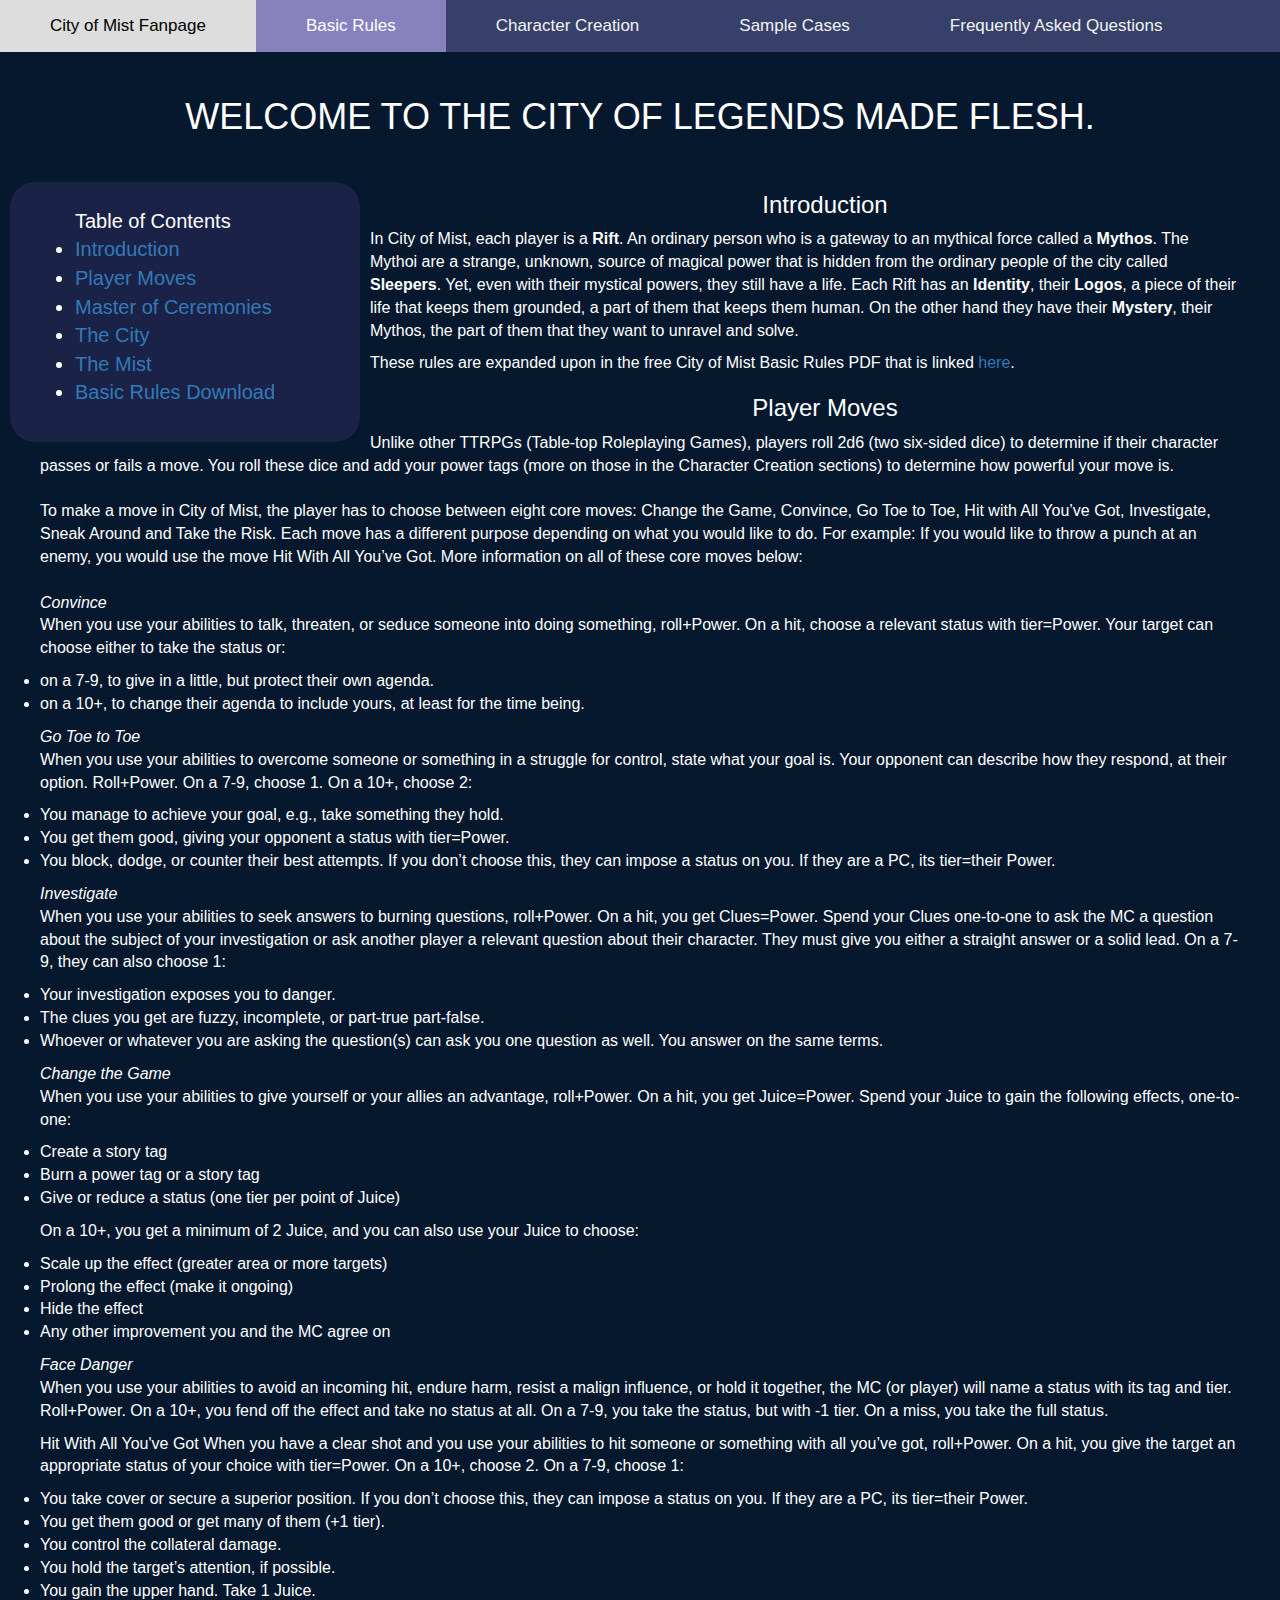
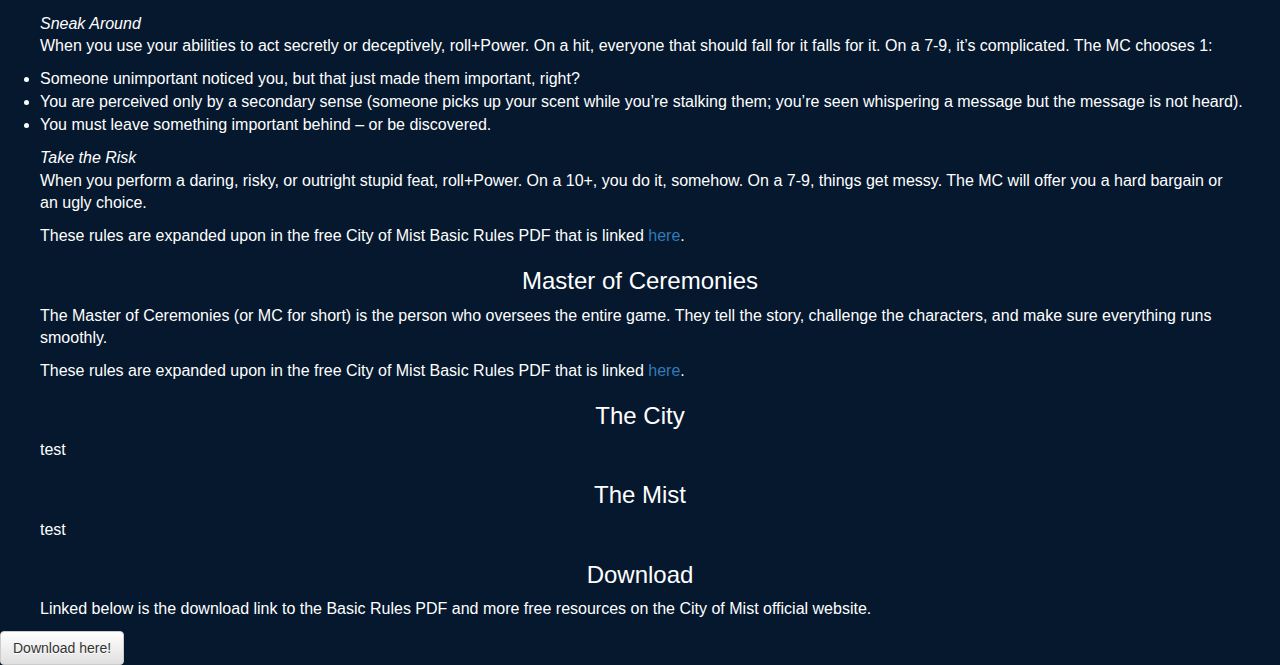
<file: htdocs/cityofmist.html>
<!DOCTYPE html>
<head>
    <!-- Latest compiled and minified CSS -->
<link rel="stylesheet" href="https://stackpath.bootstrapcdn.com/bootstrap/3.4.1/css/bootstrap.min.css" integrity="sha384-HSMxcRTRxnN+Bdg0JdbxYKrThecOKuH5zCYotlSAcp1+c8xmyTe9GYg1l9a69psu" crossorigin="anonymous">

<!-- Optional theme -->
<link rel="stylesheet" href="https://stackpath.bootstrapcdn.com/bootstrap/3.4.1/css/bootstrap-theme.min.css" integrity="sha384-6pzBo3FDv/PJ8r2KRkGHifhEocL+1X2rVCTTkUfGk7/0pbek5mMa1upzvWbrUbOZ" crossorigin="anonymous">

<!-- Latest compiled and minified JavaScript -->
<script src="https://stackpath.bootstrapcdn.com/bootstrap/3.4.1/js/bootstrap.min.js" integrity="sha384-aJ21OjlMXNL5UyIl/XNwTMqvzeRMZH2w8c5cRVpzpU8Y5bApTppSuUkhZXN0VxHd" crossorigin="anonymous"></script>
    <link rel="stylesheet" href="../css/cityofmist.css">
    
    <title>City Of Mist Fanpage - Basic Rules</title>

</head>
<body>
    <div class="topnav">
    <a href="../index.html">City of Mist Fanpage</a>
    <a class="active" href="#basicrulespage">Basic Rules</a>
    <a href="">Character Creation</a>
    <a href="">Sample Cases</a>
    <a href="">Frequently Asked Questions</a>
  </div>
<div class="legends"><h1>WELCOME TO THE CITY OF LEGENDS MADE FLESH.</h1></div>

<div class="tableofcontents"><ul>Table of Contents
    <li><a href="#basicrules">Introduction</a></li>
    <li><a href="#playermoves">Player Moves</a></li>
    <li><a href="#moc">Master of Ceremonies</a></li>
    <li><a href="#city">The City</a></li>
    <li><a href="#mist">The Mist</a></li>
    <li><a href="#download">Basic Rules Download</a></li>
</ul></div>

<div class="basicrules"><h3 id="basicrules">Introduction</h3></div>
<div class="basicrulestext"><p>In City of Mist, each player is a <b>Rift</b>. An ordinary person who is a gateway to an mythical force called a <b>Mythos</b>. The Mythoi are a strange, unknown, source of magical power that is hidden from the ordinary people of the city called <b>Sleepers</b>. Yet, even with their mystical powers, they still have a life. Each Rift has an <b>Identity</b>, their <b>Logos</b>, a piece of their life that keeps them grounded, a part of them that keeps them human. On the other hand they have their <b>Mystery</b>, their Mythos, the part of them that they want to unravel and solve. <p>These rules are expanded upon in the free City of Mist Basic Rules PDF that is linked <a href="#download">here</a>.</p></div>

<div class="playerrules"><h3>Player Moves</h3></div>
<div class="playerrulestext"><p>Unlike other TTRPGs (Table-top Roleplaying Games), players roll 2d6 (two six-sided dice) to determine if their character passes or fails a move. You roll these dice and add your power tags (more on those in the Character Creation sections) to determine how powerful your move is.<br> <br>

    To make a move in City of Mist, the player has to choose between eight core moves: Change the Game, Convince, Go Toe to Toe, Hit with All You’ve Got, Investigate, Sneak Around and Take the Risk. Each move has a different purpose depending on what you would like to do. For example: If you would like to throw a punch at an enemy, you would use the move Hit With All You’ve Got. More information on all of these core moves below:
<br><br>
    <i>Convince</i><br>
When you use your abilities to talk, threaten, or seduce someone into doing something, roll+Power. On a hit, choose a relevant status with tier=Power. Your target can choose either to take the status or: 
    <ul><li>on a 7-9, to give in a little, but protect their own agenda. </li><li>on a 10+, to change their agenda to include yours, at least for the time being.</li></ul>
        <p><i>Go Toe to Toe</i><br>
    When you use your abilities to overcome someone or something in a struggle for control, state what your goal is. Your opponent can describe how they respond, at their option. Roll+Power. On a 7-9, choose 1. On a 10+, choose 2: </p>
    <ul><li>You manage to achieve your goal, e.g., take something they hold. </li><li>You get them good, giving your opponent a status with tier=Power. </li><li>You block, dodge, or counter their best attempts. If you don’t choose this, they can impose a status on you. If they are a PC, its tier=their Power.
    </li></ul>
    <p><i>Investigate</i><br>
        When you use your abilities to seek answers to burning questions, roll+Power. On a hit, you get Clues=Power. Spend your Clues one-to-one to ask the MC a question about the subject of your investigation or ask another player a relevant question about their character. They must give you either a straight answer or a solid lead. On a 7-9, they can also choose 1: 
        <ul><li>Your investigation exposes you to danger. </li><li>The clues you get are fuzzy, incomplete, or part-true part-false. </li><li>Whoever or whatever you are asking the question(s) can ask you one question as well. You answer on the same terms.</li></ul></p>
<p><i>Change the Game</i><br>
    When you use your abilities to give yourself or your allies an advantage, roll+Power. On a hit, you get Juice=Power. Spend your Juice to gain the following effects, one-to-one:
    <ul><li>Create a story tag</li><li>Burn a power tag or a story tag</li><li>Give or reduce a status (one tier per point of Juice)</li></ul></p>
<p>On a 10+, you get a minimum of 2 Juice, and you can also use your Juice to choose:
    <ul><li>Scale up the effect (greater area or more targets)</li><li>Prolong the effect (make it ongoing)</li><li>Hide the effect </li><li>Any other improvement you and the MC agree on</li></ul>
<p><i>Face Danger</i><br>
    When you use your abilities to avoid an incoming hit, endure harm, resist a malign influence, or hold it together, the MC (or player) will name a status with its tag and tier. Roll+Power. On a 10+, you fend off the effect and take no status at all. On a 7-9, you take the status, but with -1 tier. On a miss, you take the full status.
    <p>Hit With All You've Got
        When you have a clear shot and you use your abilities to hit someone or something with all you’ve got, roll+Power. On a hit, you give the target an appropriate status of your choice with tier=Power. On a 10+, choose 2. On a 7-9, choose 1: 
        <ul><li>You take cover or secure a superior position. If you don’t choose this, they can impose a status on you. If they are a PC, its tier=their Power. </li><li>You get them good or get many of them (+1 tier). </li><li>You control the collateral damage.</li><li>You hold the target’s attention, if possible. </li><li>You gain the upper hand. Take 1 Juice.</li></ul>
    <p><i>Sneak Around</i><br>
        When you use your abilities to act secretly or deceptively, roll+Power. On a hit, everyone that should fall for it falls for it. On a 7-9, it’s complicated. The MC chooses 1:
    <ul><li>Someone unimportant noticed you, but that just made them important, right? </li><li>You are perceived only by a secondary sense (someone picks up your scent while you’re stalking them; you’re seen whispering a message but the message is not heard). </li><li>You must leave something important behind – or be discovered.</li></ul>    
    <p><i>Take the Risk</i><br>
        When you perform a daring, risky, or outright stupid feat, roll+Power. On a 10+, you do it, somehow. On a 7-9, things get messy. The MC will offer you a hard bargain or an ugly choice.
        <p>These rules are expanded upon in the free City of Mist Basic Rules PDF that is linked <a href="#download">here</a>.</p></div>

<div class="moc"><h3 id="moc">Master of Ceremonies</h3></div>
<div class="moctext"><p>The Master of Ceremonies (or MC for short) is the person who oversees the entire game. They tell the story, challenge the characters, and make sure everything runs smoothly. <p>These rules are expanded upon in the free City of Mist Basic Rules PDF that is linked <a href="#download">here</a>.</p></div>

<div class="city"><h3 id="city">The City</h3></div>
<div class="citytext"><p>test</p></div>

<div class="mist"><h3 id="mist">The Mist</h3></div>
<div class="misttext"><p>test</p></div>

<div class="download"><h3 id="download">Download</h3></div>
<div class="downloadtext"><p>Linked below is the download link to the Basic Rules PDF and more free resources on the City of Mist official website.</p></div>

<div class="downloadbutton"><a class="btn btn-default" href="https://cityofmist.co/pages/downloads" role="button">Download here!</a></div>

</body>
</file>
<file: css/cityofmist.css>
/* Add a black background color to the top navigation */
.topnav {
    background-color: rgb(54, 64, 104);
    overflow: hidden;
  }
  
  /* Style the links inside the navigation bar */
  .topnav a {
    float: left;
    color: #f2f2f2;
    text-align: center;
    padding: 14px 50px;
    text-decoration: none;
    font-size: 17px;
    font-family: Arial, Helvetica, sans-serif;
  }
  
  /* Change the color of links on hover */
  .topnav a:hover {
    background-color: #ddd;
    color: black;
  }
  
  /* Add a color to the active/current link */
  .topnav a.active {
    background-color: #8781bd;
    color: white;
  }

.legends{
    text-align: center;
    color: white;
    padding: 25px;
    font-family: 'Trebuchet MS', Arial, sans-serif;
}
body{
    background-color: rgb(5, 24, 46);
}

.tableofcontents{
    background-color: rgb(26, 34, 71);
    width: 350px;
    padding: 25px;
    margin: 10px;
    font-family: 'Segoe UI', sans-serif;
    color: white;
    align-content: center;
    position: relative;
    float: left;
    border-radius: 25px;
    font-size: 20px;
}

.tableofcontents > ul > li > a:hover{
  color: white;
}

.tableofcontents > ul > li > a:visited{
  color: white;
}

.tableofcontents > ul > li > a:active{
  color: white;
}

p > a:hover{
  color: white;
}

p > a:visited{
  color: white;
}

p > a:active{
  color: white;
}




h3{
  color: white;
  font-family: 'Trebuchet MS', Arial, sans-serif;
  font-size: 24px;
  text-align: center;
  
}

p{
  text-align: left;
  color: white;
  font-family: 'Segoe UI', sans-serif;  
  font-size: 16px;
  margin-left: 40px;
  margin-right: 40px;
}

.basicrulestext{
  color: white;
  font-family: 'Segoe UI', sans-serif;  
  font-size: 16px;
  
}

.playerrulestext{
  color: white;
  font-family: 'Segoe UI', sans-serif;  
  font-size: 16px;
  
}

.moctext{
  color: white;
  font-family: 'Segoe UI', sans-serif;    
  font-size: 16px;
  
}

.citytext{
  color: white;
  font-family: 'Segoe UI', sans-serif;   
  font-size: 16px;
  
}

.misttext{
  color: white;
  font-family: 'Segoe UI', sans-serif;   
  font-size: 16px;
  
}

.downloadtext{
  color: white;
  font-family: 'Segoe UI', sans-serif;    
  font-size: 16px;
  
}
</file>
